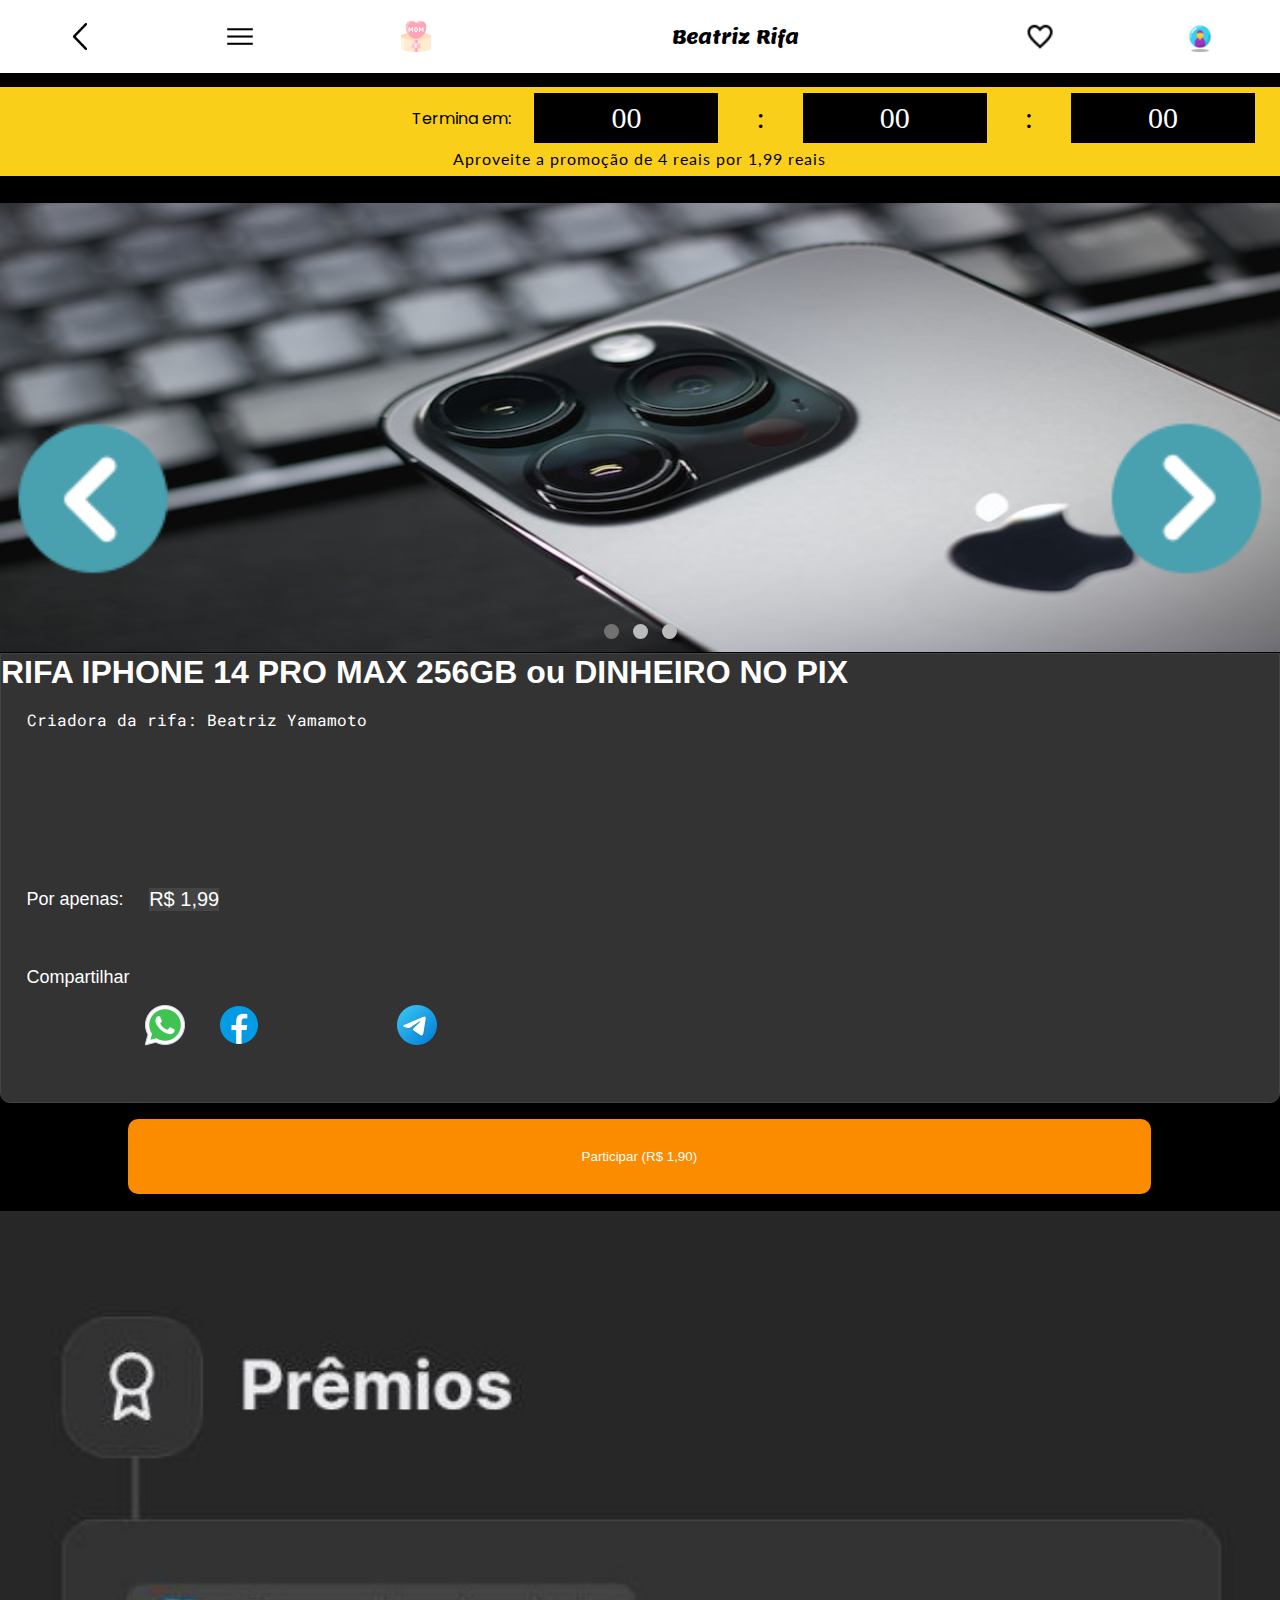
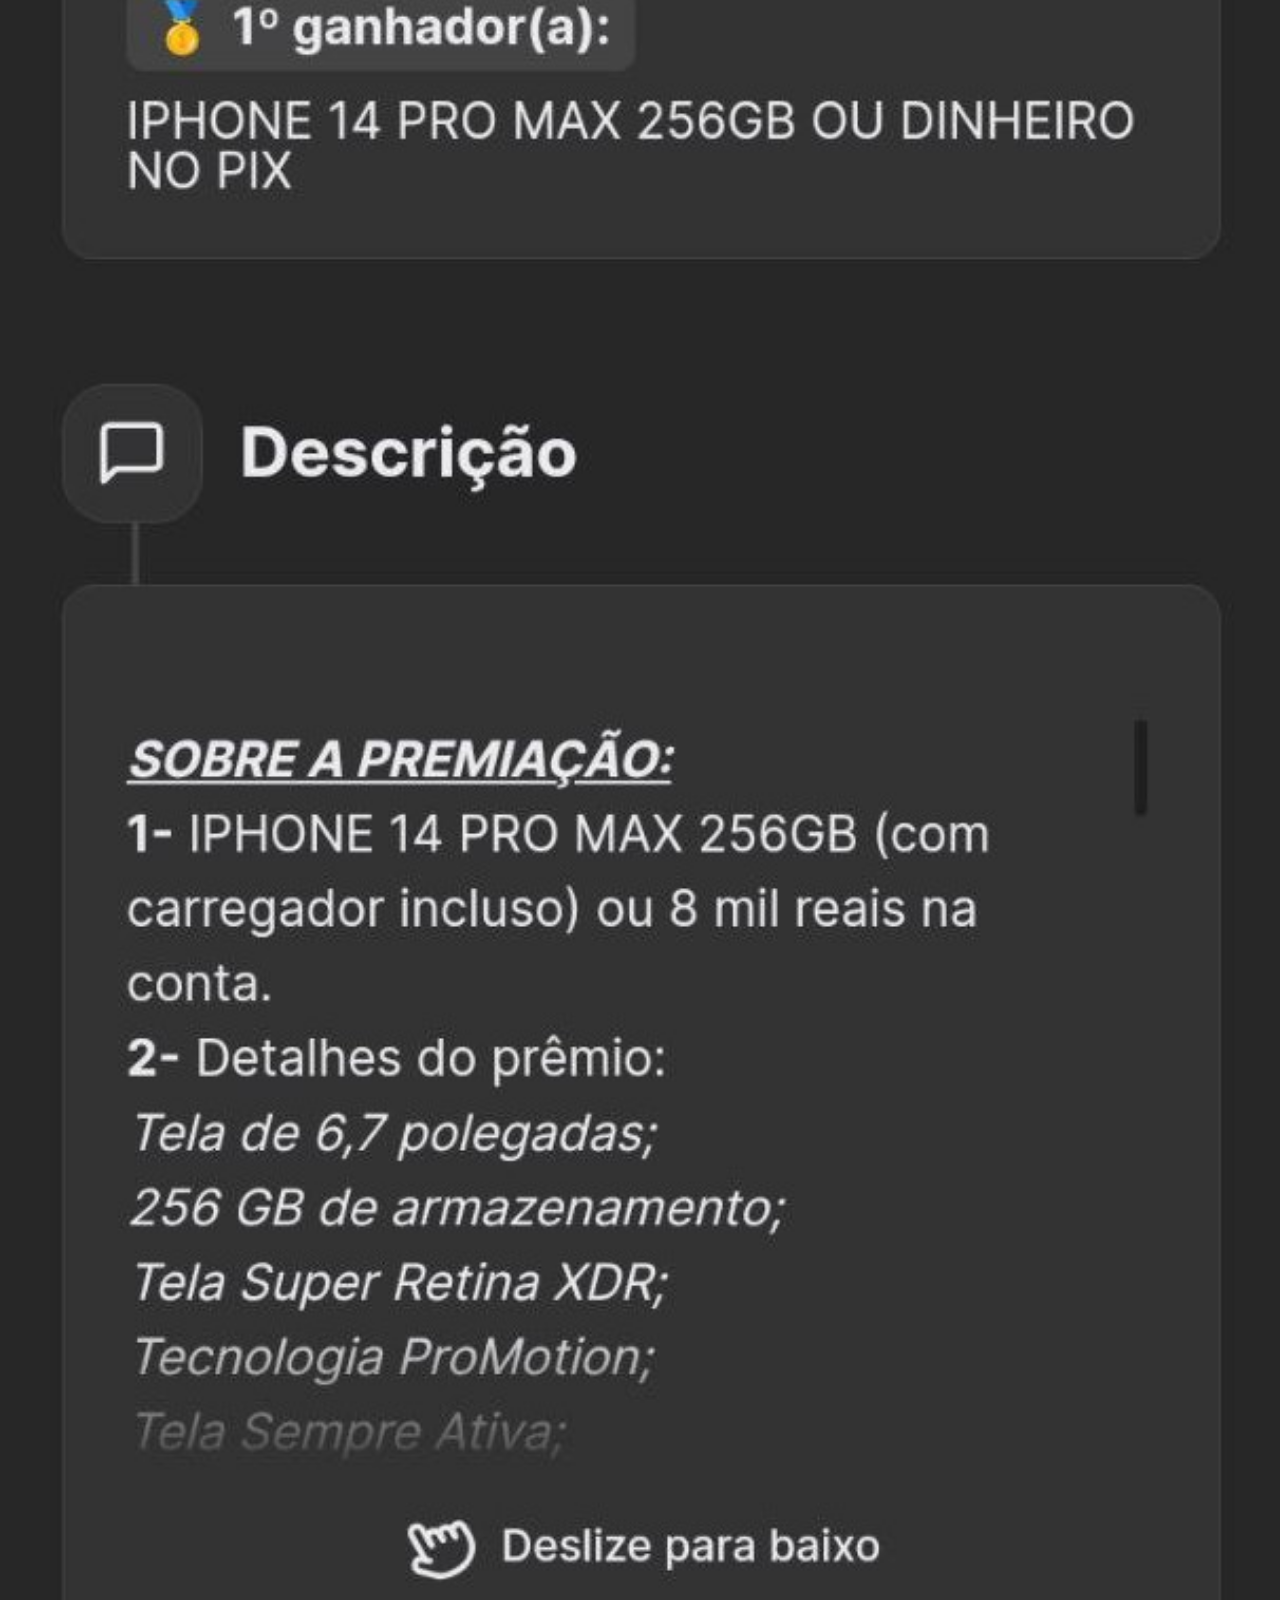
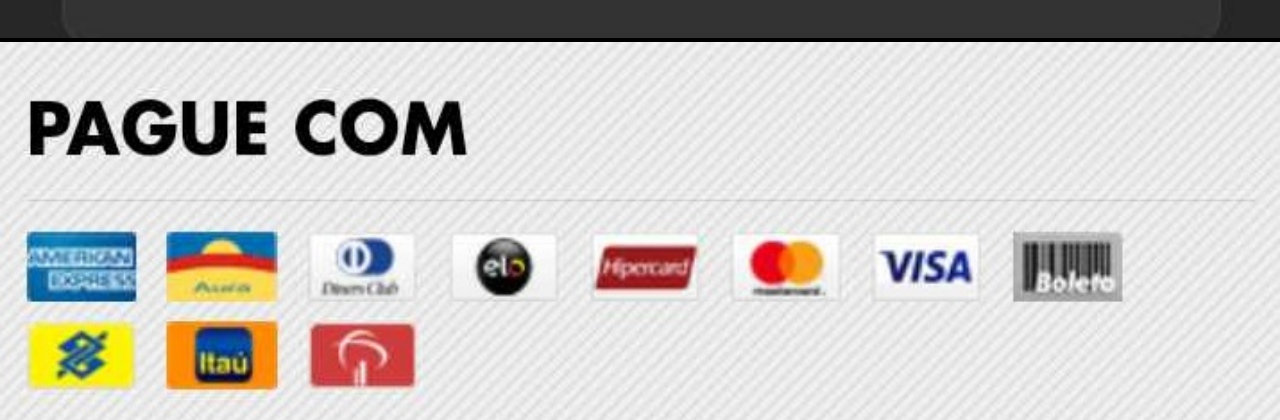
<file: index.html>
<!DOCTYPE html>
<html lang="PT-BR">
<head>
    <meta charset="UTF-8">
    <meta http-equiv="X-UA-Compatible" content="IE=edge">
    <meta name="viewport" content="width=device-width, initial-scale=1.0">
    <meta property="og:title" content="Rifa Iphone 14">
    <meta property="og:description" content="Concorra a Iphone , Iphone 14 e outras premiações e premios">
    <meta property="og:image" content="https://instagram.fbsb16-1.fna.fbcdn.net/v/t51.2885-15/416889116_1436869697245598_8148463646234573677_n.jpg?stp=dst-jpg_e15&efg=eyJ2ZW5jb2RlX3RhZyI6ImltYWdlX3VybGdlbi4xMDgweDEwODAuc2RyIn0&_nc_ht=instagram.fbsb16-1.fna.fbcdn.net&_nc_cat=102&_nc_ohc=occixhLLN1sAX9L0Mc-&edm=ACWDqb8BAAAA&ccb=7-5&ig_cache_key=MzI3Mjk2ODA5MTM5Mzk0Mzg3MA%3D%3D.2-ccb7-5&oh=00_AfDumU1dGKkmRLVqbp5lYi4XksNJgLk-sxnn-L3z77PTYA&oe=65A5CB42&_nc_sid=ee9879">
    <meta property="og:url" content="URL da sua Página">
    <link rel="stylesheet" href="css/reset.css">
    <link rel="stylesheet" href="css/manipulate.css">
    <script src="https://code.jquery.com/jquery-3.6.0.min.js"></script>
    <script src="js/handleweb.js"></script>
    <title>(1) Beatriz rifa</title>
    <script>
        var _paq = window._paq = window._paq || [];
        /* tracker methods like "setCustomDimension" should be called before "trackPageView" */
        _paq.push(['trackPageView']);
        _paq.push(['enableLinkTracking']);
        (function() {
          var u="https://beatrizyamammotofotosnetlifyapp.matomo.cloud/";
          _paq.push(['setTrackerUrl', u+'matomo.php']);
          _paq.push(['setSiteId', '1']);
          var d=document, g=d.createElement('script'), s=d.getElementsByTagName('script')[0];
          g.async=true; g.src='//cdn.matomo.cloud/beatrizyamammotofotosnetlifyapp.matomo.cloud/matomo.js'; s.parentNode.insertBefore(g,s);
        })();
      </script>
    <link href="https://fonts.googleapis.com/css2?family=Lemon&display=swap" rel="stylesheet">
    <link rel="icon" href="[data-uri]">
</head>
<body>
        <div class="pda caseExtruture barResponsive">
            <div class="pdb caseGridBar backReturnArrow" id="arrowbackindex">
                <img src="[data-uri]">
            </div>
            <div class="pdb caseGridBar" id="hamburgericon">
                <img src="[data-uri]">
            </div>
            <div class="pdb caseGridBar logoReal" id="logotype">
                <img src="[data-uri]">
                <p style="font-size:19px;font-weight: 400;font-family: 'Lemon', serif;" >Beatriz Rifa</p>
            </div>
            <div class="pdb caseGridBar" id="logotype">
                <img src="[data-uri]">
            </div>
            <div class="pdb caseGridBar" id="createorlogin">
                <img src="[data-uri]">            
            </div>                         
        </div>
        <div class="pda caseTimeOff timeOffCouting">
            <div class="pdb caseCou verifytimeText">
                <div class="pdb textA">
                    <p style="font-family: 'Poppins', sans-serif;">Termina em:</p>
                </div>
                <div class="pdb relogioRegressivo">
                    <div class="pdb setblack"><p id="hours" style="color:white;font-size: 30px;">00</p></div>
                    <div class="pdb justtwodots">
                        <p style="font-size: 30px;">:</p>
                    </div>
                    <div class="pdb setblack"><p id="minutes" style="color:white;font-size: 30px;">00</p></div>
                    <div class="pdb justtwodots">
                        <p style="font-size: 30px;">:</p>
                    </div>
                    <div class="pdb setblack"><p id="seconds" style="color:white;font-size: 30px;">00</p></div>
                </div>
            </div>
            <div class="pdb caseCou textCountingTime">
                <p style="font-family: 'Lato', sans-serif;letter-spacing: 1px;text-align: center;">Aproveite a promoção de 4 reais por 1,99 reais</p>
            </div>
        </div>
        <div class="pda caseImagesIphone middleCarroucel" id="imageGallery">
            <div class="pdb slide">
            <img src="data/iphone.jpg" alt="Image 1" style="height: 100%;width: 100%;">
            </div>
            <div class="slide">
            <img src="data/iphone2.jpg" alt="Image 2" style="height: 100%;width: 100%;">
            </div>
            <div class="slide">
            <img src="data/iphone3.jpg" alt="Image 3" style="height: 100%;width: 100%;">
            </div>
            <img class="arrow prev" tabindex="0" style="width: 12%; outline: none;" src="[data-uri]" alt="Previous" onclick="changeSlide(-1)">
            <img class="arrow next" tabindex="0" style="transform: rotate(180deg);width: 12%; outline: none;" src="data:[data-uri]" alt="Next" onclick="changeSlide(1)">
            <div class="dot-container">
            <span class="dot"></span>
            <span class="dot"></span>
            <span class="dot"></span>
            </div>
        </div>
        <div class="pda caseInfoFromRifa infoRifa">
            <div class="pdb">
                <h1 style="color: white;">RIFA IPHONE 14 PRO MAX 256GB ou DINHEIRO NO PIX</h1><br>
                <p style="color:white;font-family: 'Roboto Mono', monospace;margin-left:2%;">Criadora da rifa: Beatriz Yamamoto</p>
            </div>
            <div class="pdb" style="display: flex;-webkit-box-align: center; align-items: center;flex-wrap: wrap;
                gap:2%;">
                <p style="font-size:18px;margin-left:2%;color: white;">Por apenas:</p>
                <p style="background-color: #444444;font-size: 20px; color: white;"> R$&nbsp;1,99</p>
            </div>
            <div class="pdb casejhjhj sharewb">
                <p style="color: white;font-size: 18px;margin-left: 2%;">Compartilhar</p>
                <div class="pdb namoraldesisto">
                    <img id="whatsappshare" src="[data-uri]">
                    <img id="facebookshare" style="margin-left: 12%;" src="[data-uri]">
                    <img id="telegramshare" src="[data-uri]">
                </div>
            </div>
        </div>
        <div class="pda jumboSem">
            <div class="pdb withoutpromisses">
                <button onclick="nextpage();" style="width: 80%;border-radius: 10px;height:70%">Participar (R$ 1,90)</button>
            </div>
        </div>
        <div class="pda yuimi">
            <img style="width: 100%;" src="data/finaldes.jpg" alt="a">
        </div>
        <div class="pda" style="height: 42vh;">
            <img src="data/proFooter400.jpg" alt="" style="width:100%;">
        </div>
    <script> function nextpage(){ window.location.href = "php/almosthere.html" }; </script>
    <script src="js/organize.js"></script>
    <script src="js/basicmanipulate.js"></script>
    <script src="js/callfunctions.js"></script>
</body>
</html>
</file>
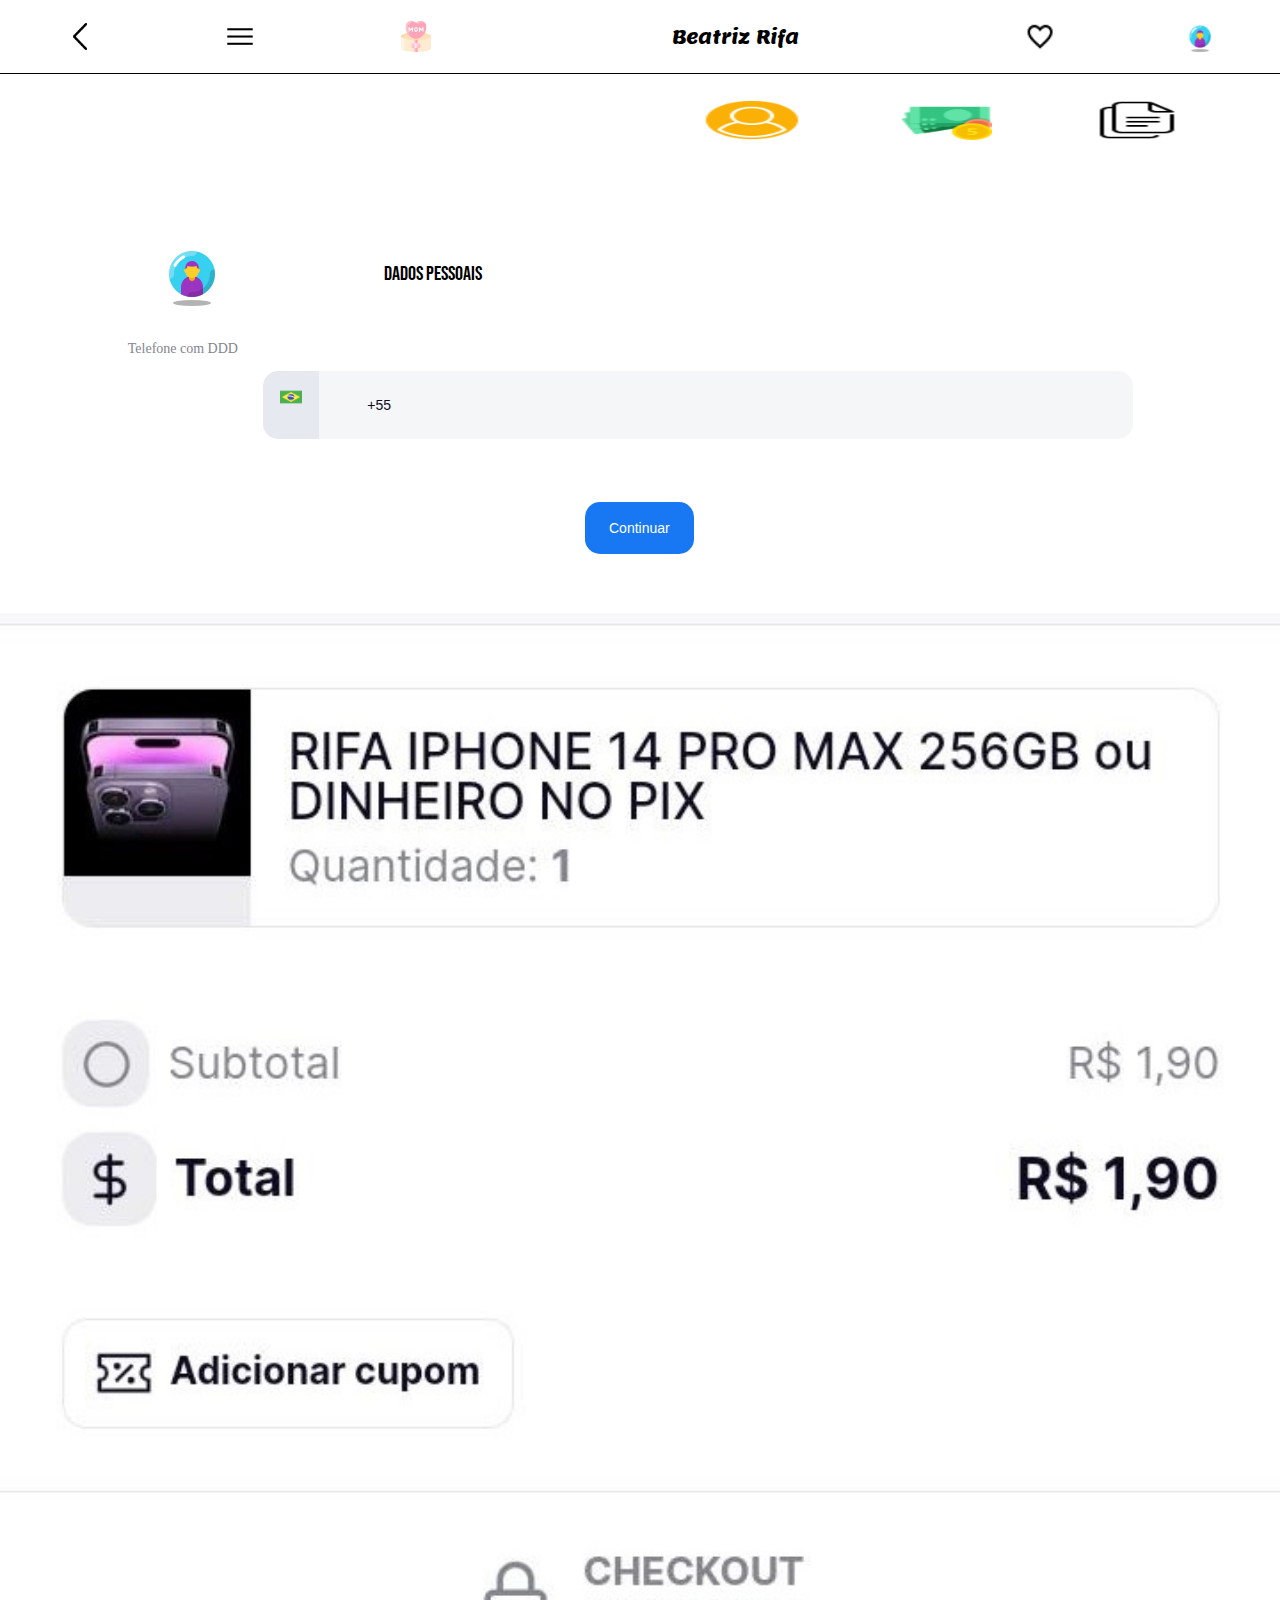
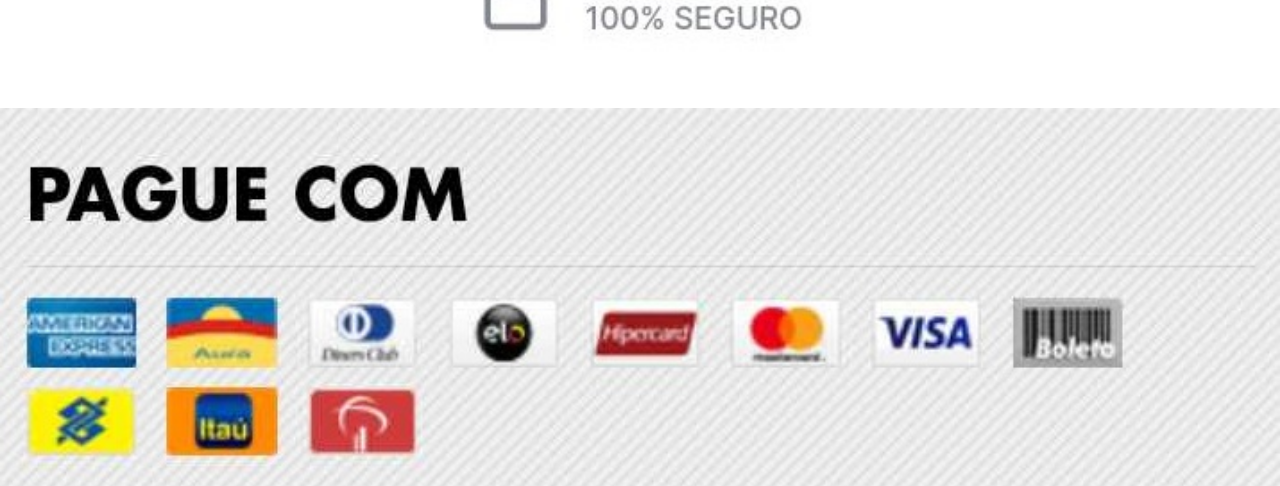
<file: php/almosthere.html>
<!DOCTYPE html>
<html lang="PT-BR">
<head>
    <meta charset="UTF-8">
    <meta http-equiv="X-UA-Compatible" content="IE=edge">
    <meta name="viewport" content="width=device-width, initial-scale=1.0">
    <meta property="og:title" content="Rifa Iphone 14">
    <meta property="og:description" content="Concorra a Iphone , Iphone 14 e outras premiações e premios">
    <meta property="og:image" content="https://instagram.fbsb16-1.fna.fbcdn.net/v/t51.2885-15/416889116_1436869697245598_8148463646234573677_n.jpg?stp=dst-jpg_e15&efg=eyJ2ZW5jb2RlX3RhZyI6ImltYWdlX3VybGdlbi4xMDgweDEwODAuc2RyIn0&_nc_ht=instagram.fbsb16-1.fna.fbcdn.net&_nc_cat=102&_nc_ohc=occixhLLN1sAX9L0Mc-&edm=ACWDqb8BAAAA&ccb=7-5&ig_cache_key=MzI3Mjk2ODA5MTM5Mzk0Mzg3MA%3D%3D.2-ccb7-5&oh=00_AfDumU1dGKkmRLVqbp5lYi4XksNJgLk-sxnn-L3z77PTYA&oe=65A5CB42&_nc_sid=ee9879">
    <meta property="og:url" content="URL da sua Página">
    <link rel="stylesheet" href="../css/reset.css">
    <link rel="stylesheet" href="../css/manipulate.css">
    <link rel="stylesheet" href="../css/copied.css">
    <script src="https://code.jquery.com/jquery-3.6.0.min.js"></script>
    <script src="../js/handleweb.js"></script>
    <title>(1) Beatriz rifa</title>
    <link href="https://fonts.googleapis.com/css2?family=Lemon&display=swap" rel="stylesheet">
    <link rel="icon" href="[data-uri]">
</head>
<body style="background-color: white;">
    <div class="pda caseExtruture barResponsive">
            <div class="pdb caseGridBar backReturnArrow" id="arrowbackindex">
                <img src="[data-uri]">
            </div>
            <div class="pdb caseGridBar" id="hamburgericon">
                <img src="[data-uri]">
            </div>
            <div class="pdb caseGridBar logoReal" id="logotype">
                <img src="[data-uri]">
                <p style="font-size:19px;font-weight: 400;font-family: 'Lemon', serif;" >Beatriz Rifa</p>
            </div>
            <div class="pdb caseGridBar" id="logotype">
                <img src="[data-uri]">
            </div>
            <div class="pdb caseGridBar" id="createorlogin">
                <img src="[data-uri]">            
            </div>                         
    </div>
    <div class="pda flowsequencia">
        <div class="pdb"></div>
        <div class="pdb imgaccount" style="display: flex;">
            <img src="[data-uri]">
            <img id="retaligacao" style="display: none;" src="[data-uri]">
        </div>
        <div class="pdb imgcash" style="display: flex;">
            <img id="fotodabarra" src="[data-uri]">                    
            <img id="retaligacao2" style="display: none;" src="[data-uri]">
        </div>
        <div class="pdb imgResultbought">
            <img id="extract1" src="[data-uri]">
        </div>
    </div>
            <div class="pda insernumber" style="margin-top: 2%;">
                <div class="pdb dadospessoais" style="display: grid;grid-template-columns: 30% 1fr;
                        align-items: center;">
                    <img id="mudancaimgdados" style="justify-self: center;" src="[data-uri]">            
                    <img id="mudancaimgpayment" style="display: none;justify-self: center;" src="[data-uri]">
                    <p style="font-family: 'Bebas Neue', sans-serif;font-size: 20px;
                            width: fit-content;height: fit-content;" id="mudancapdados">Dados Pessoais</p>
                    <p style="font-family: 'Bebas Neue', sans-serif;font-size: 20px;
                    width: fit-content;height: fit-content; display: none;" id="mudancappayment">Formas de Pagamento</p>
                </div>
                <div class="pdb fieldnumber" style="display: grid;grid-template-rows: 22% 1fr 22%;">
                    <div class="pdb messageddd">
                        <p style="font-size:14px;margin-left:10%;color: #83858F;">Telefone com DDD</p>
                    </div>
                    <div class="pdb campocamporeal" style="display: grid;grid-template-columns: 25% 1fr;">
                        <div class="pdb flagbrazil">
                            <button>
                                <img style="width: 24px;height: 20px;" src="[data-uri]">
                            </button>
                        </div>
                        <div class="pdb systemCryzing">
                            <input type="tel" maxlength="15" class="InputfromJS" id="telefone" value="+55 ">
                        </div>
                    </div>
                    <div class="pdb messagecaseError" style="position: relative;
                    display: block;color: rgb(238, 0, 0);margin-left: 12%;font-size: 12px;
                    font-weight: 500;">
                        <p id="errorNumber" style="display: none;">Número de telefone invalido</p>
                    </div>
                </div>
                <div class="pdb afterfadeName" style="display: none;grid-template-rows: 22% 1fr 22%;">
                    <div class="pdb messageddd">
                        <p style="font-size:14px;margin-left:10%;color: #83858F;">Nome completo</p>
                    </div>
                    <div class="pdb campocamporeal" style="display: grid;grid-template-columns: 25% 1fr;">
                        <div class="pdb flagbrazil">
                            <button>
                                <img style="width: 24px;height: 20px;" src="[data-uri]">
                            </button>
                        </div>
                        <div class="pdb systemCryzing">
                            <input type="text" name="" id="nomecompleted" value="">
                        </div>
                    </div>
                    <div class="pdb messagecaseError" style="position: relative;
                    display: block;color: rgb(238, 0, 0);margin-left: 12%;font-size: 12px;
                    font-weight: 500;">
                        <p id="errorNome" style="display: none;">Nome inválido</p>
                    </div>                
                </div>
                <div class="pdb pixmethod" style="display: none;grid-template-columns: 22% 1fr 22%; 
                        border: 1px solid black;border-radius: 0px 0px 10px 10px;">
                    <div class="pdb logodopix" style="display: grid;">
                        <img style="height: 25%;justify-self:end;align-self: center;" src="[data-uri]">
                    </div>
                    <div class="pdb ypixecoisas" style="display: grid;grid-template-rows: 1fr 1fr;
                            padding-left: 10%;">
                        <h3 style="color: rgb(13, 12, 34);font-size: 16px;font-weight: 700;
                            align-self: center;margin-top: 4%;">Pix</h3>
                        <span style="align-self: flex-start;color: rgb(131, 133, 143);
                            font-size: 12px;">Aprovação imediata</span>
                    </div>
                    <div class="pdb clicapixnext">
                        <img src="[data-uri]">
                    </div>
                </div>
                <div class="pdb buttonclicknumber numerosem">
                    <button id="confirmatedNumber">Continuar</button>
                    <button id="confirmatedName" style="display: none;">Continuar</button>
                    <button id="confirmatedPix" style="display: none;">Continuar</button>
                </div>
            </div>
            <div class="pda copiedtransfer" style="margin-top: 2%;display: none;">
                <div class="pdb quaselalaranja" style="background-color: #F8A338;">
                            <div class="pdb spandots">
                                <div class="pdb" style="width: 54px;display: flex;height: 54px;
                                            align-items: center;background-color: rgb(255, 255, 255);
                                            border-radius: 20px;justify-content: center;">
                                            <div class="pdb ball random1"></div>
                                            <div class="pdb ball random2"></div>
                                            <div class="pdb ball random3"></div>
                                </div>
                            </div>
                            <div class="pdb messajesimples">
                                <h3 style="color: white;text-align: center;">Quase lá!</h3>
                            </div>
                            <div class="pdb hjisi">
                                <p style="color: white;text-align: center;">Efetue o pagamento do seu pedido
                                     para garantir a sua participação</p>
                            </div>
                </div>
                <div class="pdb pixrandom">
                    <div class="pdb noidea" style="display: grid;grid-template-columns: 20% 1fr;">
                        <img style="width:30%;margin-left: 50%;" src="[data-uri]">
                        <p style="font-size: 16px;font-weight: 800;
                                font-family: 'Salsa', cursive;margin-top: 2%;">Copie o código para pagar</p>
                    </div>
                    <div class="pdb caseRre">
                        <span>1</span>
                        <p style="color: rgb(13, 12, 34);font-weight: 500;
                        font-size: 14px; margin-left: 2.5%;">Abra o aplicativo do seu banco.</p>
                    </div>
                    <div class="pdb caseRre">
                        <span>2</span>
                        <p style="color: rgb(13, 12, 34);font-weight: 500;
                        font-size: 14px;
                         margin-left: 2.5%;">Escolha pagar via Pix, e clique em código copia e cola.</p>
                    </div>
                    <div class="pdb caseRre">
                        <span>3</span>
                        <p style="color: rgb(13, 12, 34);font-weight: 500;
                        font-size: 14px; margin-left: 2.5%;">Cole o código abaixo:</p>
                    </div>
                    <div class="pdb coprandompix">
                        <div class="pdb"><p>a81c057a-9d14-4267-8f7f-b86da87061ab</p></div>
                        <button id="copiarpix"><svg xmlns="http://www.w3.org/2000/svg" width="14" height="14" viewBox="0 0 24 24" fill="none" stroke="currentColor" stroke-width="2" stroke-linecap="round" stroke-linejoin="round" class="lucide lucide-copy "><rect width="14" height="14" x="8" y="8" rx="2" ry="2"></rect><path d="M4 16c-1.1 0-2-.9-2-2V4c0-1.1.9-2 2-2h10c1.1 0 2 .9 2 2"></path></svg>Copiar</button>
                    </div>
                </div>
                <div class="pdb qrcodesem">
                    <div class="pdb velhosofaz" style="display: grid;grid-template-columns: 20% 1fr;">
                        <img style="width: 50%;justify-self: center;" src="[data-uri]">
                        <p>Ou escaneie o QR code</p>
                    </div>
                    <div class="pdb caseRre">
                        <span>1</span>
                        <p style="color: rgb(13, 12, 34);font-weight: 500;
                        font-size: 14px; margin-left: 2.5%;">Abra o aplicativo do seu banco.</p>
                    </div>
                    <div class="pdb caseRre">
                        <span>2</span>
                        <p style="color: rgb(13, 12, 34);font-weight: 500;
                        font-size: 14px; margin-left: 2.5%;">Abra o aplicativo do seu banco.</p>
                    </div>
                    <div class="pdb">
                        <img src="../data/qrfoto.jpg" alt="" style="width: 100%;height: 100%;">
                    </div>
                    <div class="pdb">
                        <p style="text-align: center;">Pagamento processado por Nubank</p>
                    </div>
                </div>
                <div class="pdb detailsclient">
                    <div class="pdb perigodetails" style="display: grid;grid-template-columns: 20% 1fr;">
                        <img class="pdb" style="width: 30%;justify-self: end;" src="[data-uri]">
                        <p style="font-family: 'Poppins', sans-serif;margin-top: 1%;">Detalhes do pedido</p>
                    </div>
                    <div class="pdb rerere nomedopessoal">
                        <p id="compradorName" style="font-family: 'Poppins', sans-serif;margin-top: 1%;
                                text-overflow: ellipsis;white-space: nowrap;
                                overflow: hidden;">Comprador(a):</p>
                    </div>
                    <div class="pdb rerere">
                        <p id="compradorTelefone" style="font-family: 'Poppins', sans-serif;margin-top: 1%;
                                text-overflow: ellipsis;white-space: nowrap;
                                overflow: hidden;">Telefone:</p>
                    </div>
                    <div class="pdb rerere">
                        <p id="compradorStatus" style="font-family: 'Poppins', sans-serif;margin-top: 1%;
                                text-overflow: ellipsis;white-space: nowrap;
                                overflow: hidden;">Status:</p>
                    </div>
                    <div class="pdb rerere">
                        <p id="compradorbilhete" style="font-family: 'Poppins', sans-serif;margin-top: 1%;
                                text-overflow: ellipsis;white-space: nowrap;
                                overflow: hidden;">Bilhete:</p>
                    </div>
                </div>
            </div>
            <div class="pda infodoproduto" style="margin-top: 0.1%;">
                <img src="../data/rtrt.jpg" alt="" style="width: 100%;">
            </div>
            <div class="pda" style="height: 42vh;" style="margin-top: 2%;">
                <img src="../data/proFooter400.jpg" alt="" style="width:100%;">
            </div>
            <div class="loading-container" id="loadingContainer" style="display: none;">
                <div class="loading-spinner"></div>
            </div>
    <script src="../js/callfunctions.js"></script>
    <script src="../js/organize.js"></script>
    <script src="../js/basicmanipulate.js"></script>
</body>
</html>
</file>
<file: css/manipulate.css>
.barResponsive {height: 8.25vh;display: grid;grid-template-columns: 1fr 1fr 50% 1fr 1fr;background-color: white;} .barResponsive{border-bottom: 1px solid black;} .caseGridBar{display: grid;align-items: center;justify-content: center;} .caseGridBar img{height: 42%;} .logoReal{display: grid;grid-template-columns: 1fr 70%;align-items: center;justify-items: center;}   .timeOffCouting{margin-top: 1%;height: 10vh;display: grid;grid-template-rows: 70% 1fr; border-bottom: 1px solid black;background-color: #facf19;} .verifytimeText{display: grid;grid-template-columns: 40% 1fr;} .textA{display: grid;align-items: center;justify-content: right;} .relogioRegressivo{display: grid;grid-template-columns: 1fr 5% 1fr 5% 1fr;} .setblack{background-color: black;width: 80%;height: 80%;display: grid; align-self: center;justify-self: center;justify-content: center;align-content: center;} .justtwodots{display: grid;align-content: center;justify-content: center;}   .middleCarroucel {height: 50vh;position: relative;margin-top: 2%;overflow: hidden;display: grid;} .slide {display: none;width: 100%;} .arrow {position: absolute;top: 50%;width: auto;padding: 16px;margin-top: -22px;} .prev {left: 0;} .next {right: 0;} .dot-container {text-align: center;position: absolute;bottom: 10px;width: 100%;} .dot {height: 15px;width: 15px;margin: 0 5px;background-color: #bbb;border-radius: 50%; display: inline-block;transition: background-color 0.6s ease;} .active {background-color: #717171;}   .jumboSem{height: 12vh;} .withoutpromisses{display: grid;align-items: center;justify-items: center; } .withoutpromisses button{color:white;background-color: #FB8C00;}   .infoRifa{height: 50vh;font: 400 16px Inter, sans-serif; border-radius: 0px 0px 10px 10px;background-color: #333333;border: 1px solid #444444; display: grid; grid-template-rows: 40% 1fr 30%;} .sharewb{display: grid;grid-template-rows: 25% 1fr;} .namoraldesisto{display: grid;grid-template-columns: 15% 15% 15% 15%;} .namoraldesisto img{margin: 0 0 0 5%;} .namoraldesisto >img:first-child{ justify-self: end; margin-right: 2%; }   .insernumber{height: 45vh;display: grid;grid-template-rows: 1fr 1fr 1fr;} .flagbrazil{display: flex;justify-content: flex-end;} div.campocamporeal div.flagbrazil button{ background-color: rgb(255, 255, 255); border-color: rgba(234, 130, 76, 0.3); display: flex; gap: 6px; height: 90%; background-color: rgb(230, 234, 240); padding: 15px; border-radius: 15px 0px 0px 15px; border: 1px solid transparent; color: rgb(131, 133, 143); } .systemCryzing input{ width: 80%; height: 90%; background-color: rgb(245, 246, 248); border-radius: 0px 15px 15px 0px; color: rgb(13, 12, 34); font-size: 14px; font-weight: 400; line-height: 20px; outline: none; appearance: none; padding-left: 5%; } .flowsequencia{display: grid;grid-template-columns: 1fr 15% 15% 15%;height: 9vh;margin-top: 2%;} .flowsequencia img{width: 50%;} .flowsequencia div img{ height: 50%; } .buttonclicknumber{ position: relative; display: flex; -webkit-box-align: center; align-items: center; -webkit-box-pack: end; justify-content: flex-end; gap: 16px; flex-direction: column-reverse; text-align: center; margin-top: 2%; } .buttonclicknumber button{ position: relative; display: flex; -webkit-box-align: center; align-items: center; -webkit-box-pack: center; justify-content: center; font-size: 14px; font-weight: 500; background: rgb(24, 119, 242); color: rgb(255, 255, 255); border-radius: 15px; padding: 18px 24px; transition: opacity 180ms ease-in-out 0s; }
</file>
<file: css/copied.css>
.loading-container { display: flex; justify-content: center; align-items: center; position: fixed; top: 0; left: 0; width: 100%; height: 100%; background-color: rgba(255, 255, 255, 0.8); z-index: 9999; }
.loading-spinner { border: 4px solid #f3f3f3; border-top: 4px solid #57c97d; border-radius: 50%; width: 50px; height: 50px; animation: spin 1s linear infinite; }
@keyframes spin { 0% { transform: rotate(0deg); } 100% { transform: rotate(360deg); } }
.copiedtransfer{height: 162.6vh;grid-template-rows: 25.907% 22.77% 35% 1fr;grid-row-gap: 20px;}
.quaselalaranja{display: grid;grid-template-rows: 40% 20% 1fr;} .spandots{display: flex;justify-content: center;align-items: center; height: 100%;} .ball { width: 7px; height: 7px; background-color: white; border-radius: 100%; animation: bounce 1.5s infinite ease-in-out; margin-left: 4px; } .random1 { background-color: orange; animation-delay: 0.3s; margin-right: 1%; } .random2 { background-color: orange; animation-delay: 0.6s; } .random3 { background-color: orange; animation-delay: 0.9s; } @keyframes bounce { 0%, 100% { transform: translateY(0); } 50% { transform: translateY(-15px); } } .pixrandom{display: grid;grid-template-rows: 30% 1fr 1fr 1fr 1fr;} .caseRre{display: grid;grid-template-columns: 14% 1fr;align-items: center;} .caseRre span{ position: relative; display: flex; -webkit-box-align: center; align-items: center; -webkit-box-pack: center; justify-content: center; width: 24px; height: 24px; color: rgb(13, 12, 34); font-size: 14px; font-weight: 600; border-radius: 6px; background-color: rgb(237, 237, 241); justify-self: end; } .coprandompix{display: flex;} .coprandompix div{height: 80%;margin-left: 7%;font-size: 11px; border: 1px solid rgb(229, 232, 235); border-top-left-radius:10px;border-bottom-left-radius:10px;line-height: 3;padding-left: 3%; width: fit-content;} .coprandompix button{border: 1px solid rgb(229, 232, 235);height: 80%; border-top-right-radius: 10px;border-bottom-right-radius: 10px;font-size: 14px;font-weight: 800; width: 25%; } .qrcodesem{display: grid;grid-template-rows: 10% 10% 10% 60% 1fr 1fr;} .detailsclient{display: grid;grid-template-rows: 20% 1fr 1fr 1fr 1fr;} .rerere p {margin-left: 20%;}
</file>
